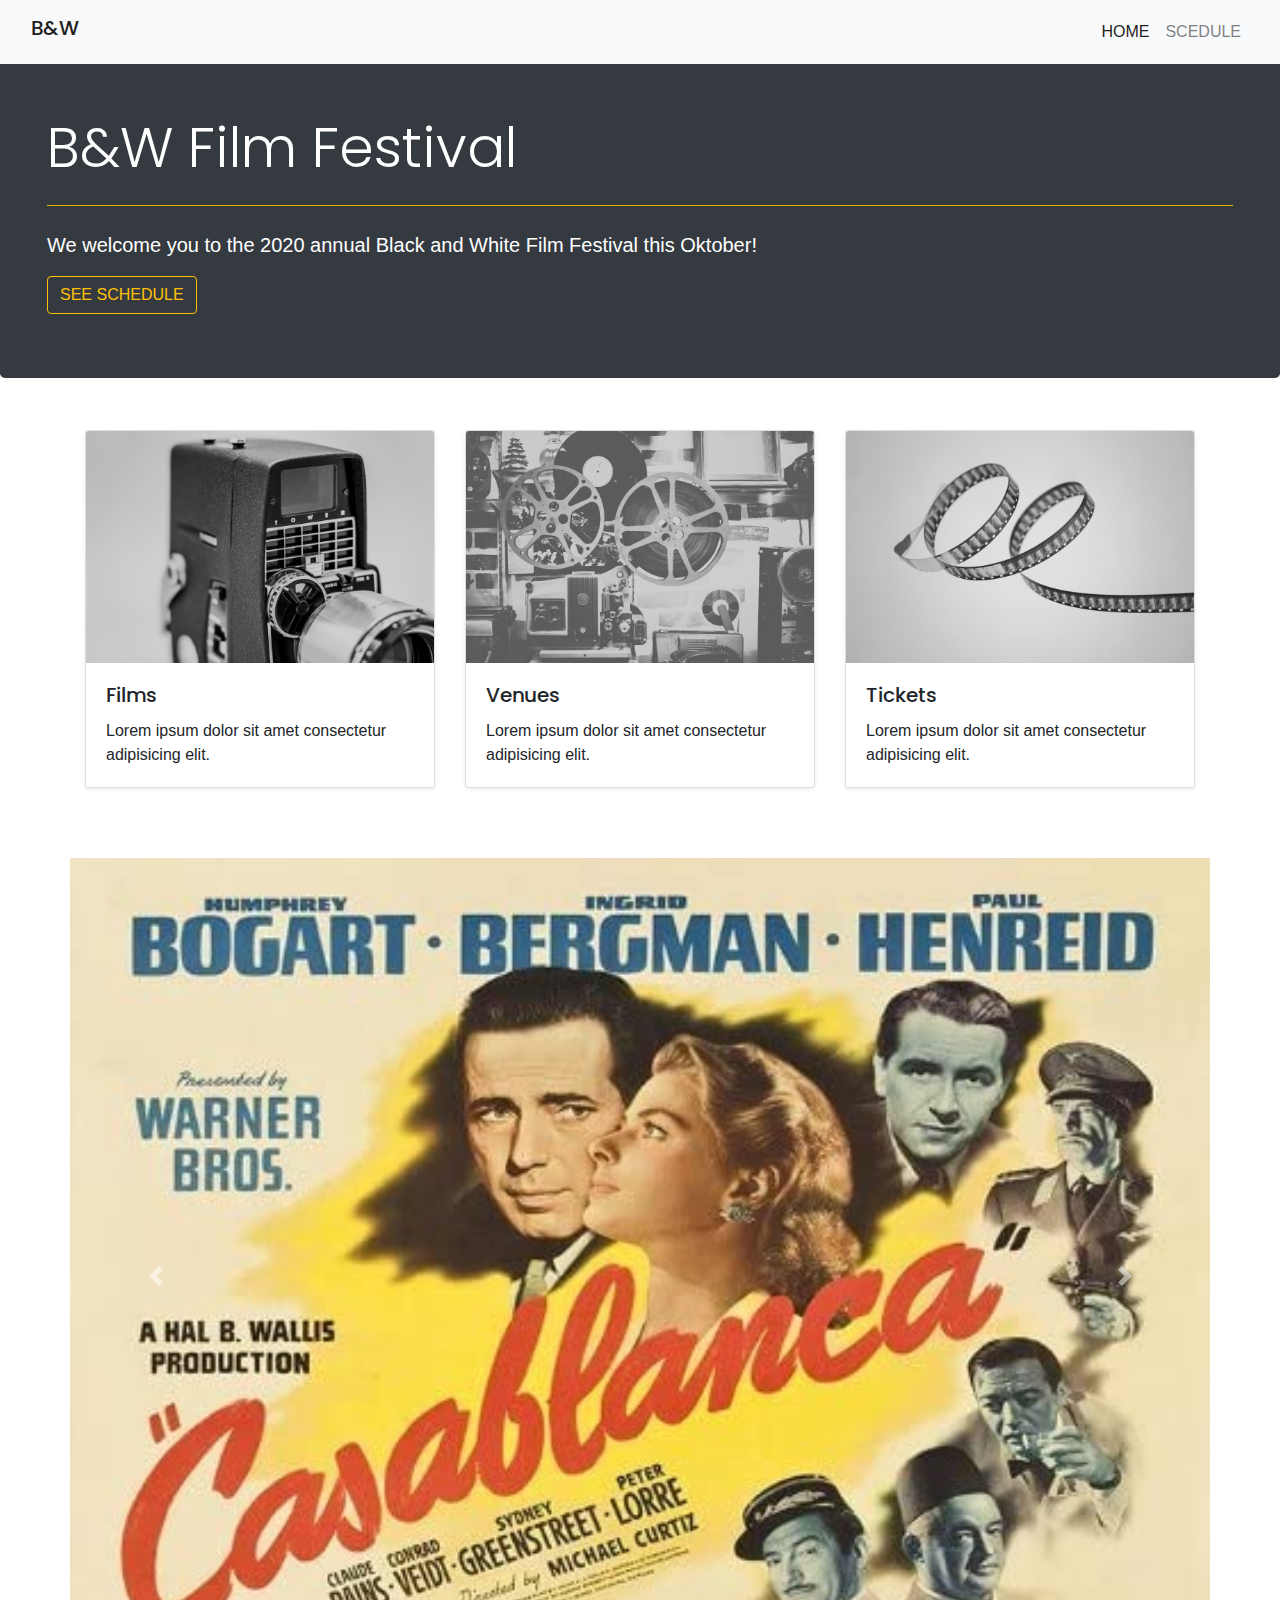
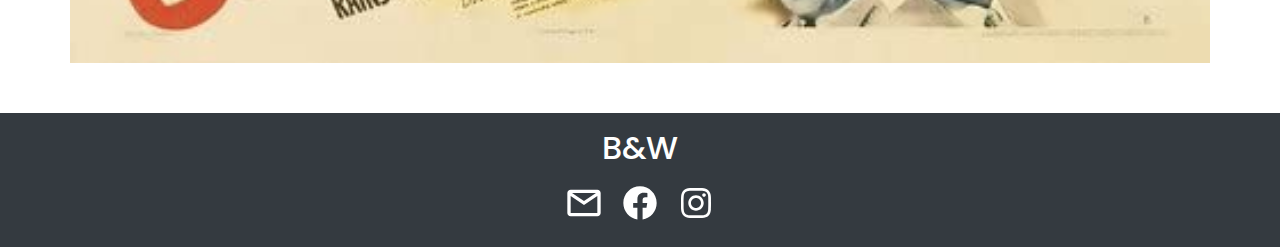
<file: index.html>
<!DOCTYPE html>
<html lang="en">
  <head>
    <meta charset="UTF-8" />
    <meta name="viewport" content="width=device-width, initial-scale=1.0" />
    <title>Bootstrap</title>

    <!-- Bootstrap css -->
    <link
      rel="stylesheet"
      href="https://stackpath.bootstrapcdn.com/bootstrap/4.5.2/css/bootstrap.min.css"
      integrity="sha384-JcKb8q3iqJ61gNV9KGb8thSsNjpSL0n8PARn9HuZOnIxN0hoP+VmmDGMN5t9UJ0Z"
      crossorigin="anonymous"
    />

    <!-- Custom styles -->
    <link rel="stylesheet" href="styles.css" />

    <!-- Cusom Font style -->
    <link
      href="https://fonts.googleapis.com/css2?family=Poppins:wght@400;700&display=swap"
      rel="stylesheet"
    />
  </head>

  <body>
    <!-- Header and Nav -->
    <div class="container">
      <header class="row">
        <nav
          class="fixed-top navbar navbar-expand-sm navbar-light bg-light col"
        >
          <div class="container-fluid">
            <h3 class="navbar-brand">B&W</h3>
            <button
              class="navbar-toggler"
              data-toggle="collapse"
              data-target="#navbarMenu"
            >
              <span class="navbar-toggler-icon"></span>
            </button>
            <div class="collapse navbar-collapse" id="navbarMenu">
              <ul class="navbar-nav ml-auto">
                <li class="nav-item">
                  <a class="nav-link active" href="index.html">Home</a>
                </li>
                <li class="nav-item">
                  <a class="nav-link" href="schedule.html">Scedule</a>
                </li>
              </ul>
            </div>
          </div>
        </nav>
      </header>
    </div>

    <!-- Hero section -->
    <div class="container-fluid">
      <div class="row jumbotron text-white bg-dark border-0">
        <div class="col">
          <h1 class="display-4">B&W Film Festival</h1>
          <hr class="my-4 bg-warning" />
          <p class="lead">
            We welcome you to the 2020 annual Black and White Film Festival this
            Oktober!
          </p>
          <button
            onclick="schedule.html"
            type="button"
            class="btn btn-outline-warning"
          >
            See schedule
          </button>
        </div>
      </div>
    </div>

    <!-- Three coloumn card deck -->
    <section class="container">
      <div class="card-deck">
        <div class="card shadow-sm">
          <img src="img/camera.jpg" class="card-img-top" alt="..." />
          <div class="card-body">
            <h5 class="card-title">Films</h5>
            <p class="card-text">
              Lorem ipsum dolor sit amet consectetur adipisicing elit.
            </p>
          </div>
        </div>

        <div class="card shadow-sm">
          <img src="img/movies.jpg" class="card-img-top" alt="..." />
          <div class="card-body">
            <h5 class="card-title">Venues</h5>
            <p class="card-text">
              Lorem ipsum dolor sit amet consectetur adipisicing elit.
            </p>
          </div>
        </div>

        <div class="card shadow-sm">
          <img src="img/film.jpg" class="card-img-top" alt="..." />
          <div class="card-body">
            <h5 class="card-title">Tickets</h5>
            <p class="card-text">
              Lorem ipsum dolor sit amet consectetur adipisicing elit.
            </p>
          </div>
        </div>
      </div>
    </section>

    <!-- Carousel images -->

    <div class="container">
    <div id="carouselExampleIndicators" class="carousel slide row" data-ride="carousel">
        <ol class="carousel-indicators">
          <li data-target="#carouselExampleIndicators" data-slide-to="0" class="active"></li>
          <li data-target="#carouselExampleIndicators" data-slide-to="1"></li>
          <li data-target="#carouselExampleIndicators" data-slide-to="2"></li>
        </ol>
        <div class="carousel-inner">
          <div class="carousel-item active">
            <img src="img/casablanca.jpg" class="d-block w-100" alt="Casablanca">
          </div>
          <div class="carousel-item">
            <img src="img/somelikeithot.jpg" class="d-block w-100" alt="Some Like it Hot">
          </div>
          <div class="carousel-item">
            <img src="img/2001spaceodyssey.jpg" class="d-block w-100" alt="2001 Space Odyssey">
          </div>
        </div>
        <a class="carousel-control-prev" href="#carouselExampleIndicators" role="button" data-slide="prev">
          <span class="carousel-control-prev-icon" aria-hidden="true"></span>
          <span class="sr-only">Previous</span>
        </a>
        <a class="carousel-control-next" href="#carouselExampleIndicators" role="button" data-slide="next">
          <span class="carousel-control-next-icon" aria-hidden="true"></span>
          <span class="sr-only">Next</span>
        </a>
      </div>
    </div>

    <!-- Footer - contact info -->
    <footer class="bg-dark py-3">
      <div class="container-fluid">
        <div class="row">
          <h2 class="col footer-logo text-white text-center">B&W</h2>
        </div>
        <div class="row social d-flex justify-content-center">
          <div class="p-2 bd-highlight">
            <a href="#"><img src="img/Email.svg" alt="Email" /></a>
          </div>
          <div class="p-2 bd-highlight">
            <a href="#"><img src="img/Facebook.svg" alt="Facebook" /></a>
          </div>
          <div class="p-2 bd-highlight">
            <a href="#"><img src="img/Instagram.svg" alt="Instagram" /></a>
          </div>
        </div>
      </div>
    </footer>

    <script
      src="https://code.jquery.com/jquery-3.5.1.slim.min.js"
      integrity="sha384-DfXdz2htPH0lsSSs5nCTpuj/zy4C+OGpamoFVy38MVBnE+IbbVYUew+OrCXaRkfj"
      crossorigin="anonymous"
    ></script>
    <script
      src="https://cdn.jsdelivr.net/npm/popper.js@1.16.1/dist/umd/popper.min.js"
      integrity="sha384-9/reFTGAW83EW2RDu2S0VKaIzap3H66lZH81PoYlFhbGU+6BZp6G7niu735Sk7lN"
      crossorigin="anonymous"
    ></script>
    <script
      src="https://stackpath.bootstrapcdn.com/bootstrap/4.5.2/js/bootstrap.min.js"
      integrity="sha384-B4gt1jrGC7Jh4AgTPSdUtOBvfO8shuf57BaghqFfPlYxofvL8/KUEfYiJOMMV+rV"
      crossorigin="anonymous"
    ></script>
  </body>
</html>
</file>
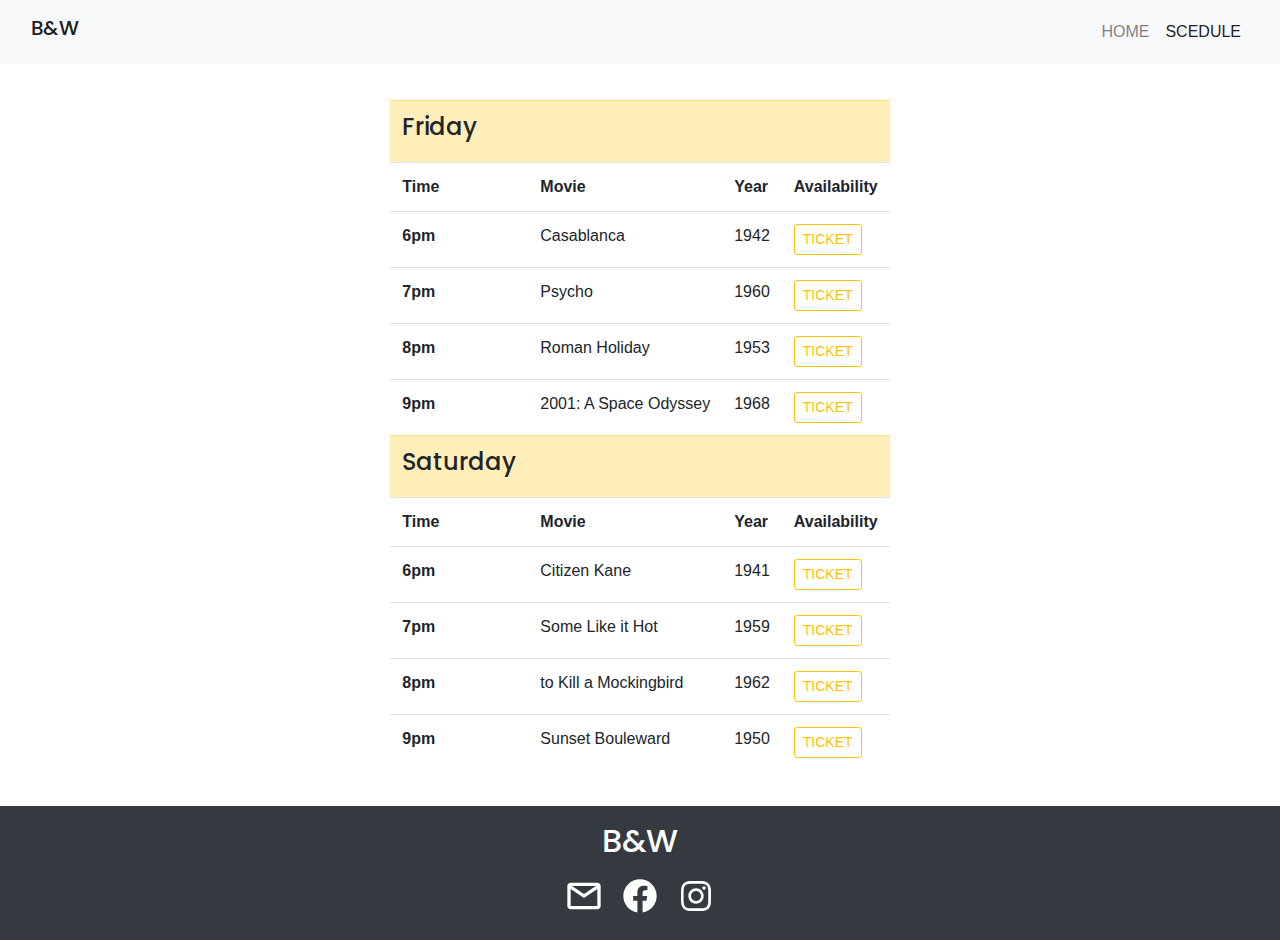
<file: schedule.html>
<!DOCTYPE html>
<html lang="en">
  <head>
    <meta charset="UTF-8" />
    <meta name="viewport" content="width=device-width, initial-scale=1.0" />
    <title>Bootstrap</title>

    <!-- Bootstrap css -->
    <link
      rel="stylesheet"
      href="https://stackpath.bootstrapcdn.com/bootstrap/4.5.2/css/bootstrap.min.css"
      integrity="sha384-JcKb8q3iqJ61gNV9KGb8thSsNjpSL0n8PARn9HuZOnIxN0hoP+VmmDGMN5t9UJ0Z"
      crossorigin="anonymous"
    />

    <!-- Custom styles -->
    <link rel="stylesheet" href="styles.css" />

    <!-- Cusom Font style -->
    <link
      href="https://fonts.googleapis.com/css2?family=Poppins:wght@400;700&display=swap"
      rel="stylesheet"
    />
  </head>

  <body>
    <!-- Header and Nav -->
    <div class="container">
      <header class="row">
        <nav
          class="fixed-top navbar navbar-expand-sm navbar-light bg-light col"
        >
          <div class="container-fluid">
            <h3 class="navbar-brand">B&W</h3>
            <button
              class="navbar-toggler"
              data-toggle="collapse"
              data-target="#navbarMenu"
            >
              <span class="navbar-toggler-icon"></span>
            </button>
            <div class="collapse navbar-collapse" id="navbarMenu">
              <ul class="navbar-nav ml-auto">
                <li class="nav-item">
                  <a class="nav-link" href="index.html">Home</a>
                </li>
                <li class="nav-item">
                  <a class="nav-link active" href="schedule.html">Scedule</a>
                </li>
              </ul>
            </div>
          </div>
        </nav>
      </header>
    </div>

    

    <!-- Table with time scedule -->

    <main class="container">
      <div class="row">
        <div class="col d-flex justify-content-center">
          <div class="table-responsive-sm">
            <table class="table table-hover">
              <thead>
                <tr class="table-warning">
                  <td><h4>Friday</h4></td>
                  <td></td>
                  <td></td>
                  <td></td>
                </tr>
              </thead>
              <tbody>
                <tr>
                  <th scope="col">Time</th>
                  <th scope="col">Movie</th>
                  <th scope="col">Year</th>
                  <th scope="col">Availability</th>
                </tr>
                <tr>
                  <th scope="row">6pm</th>
                  <td>Casablanca</td>
                  <td>1942</td>
                  <td>
                    <button
                      type="button"
                      class="btn btn-outline-warning btn-sm"
                    >
                      Ticket
                    </button>
                  </td>
                </tr>
                <tr>
                  <th scope="row">7pm</th>
                  <td>Psycho</td>
                  <td>1960</td>
                  <td>
                    <button
                      type="button"
                      class="btn btn-outline-warning btn-sm"
                    >
                      Ticket
                    </button>
                  </td>
                </tr>
                <tr>
                  <th scope="row">8pm</th>
                  <td>Roman Holiday</td>
                  <td>1953</td>
                  <td>
                    <button
                      type="button"
                      class="btn btn-outline-warning btn-sm"
                    >
                      Ticket
                    </button>
                  </td>
                </tr>
                <tr>
                  <th scope="row">9pm</th>
                  <td>2001: A Space Odyssey</td>
                  <td>1968</td>
                  <td>
                    <button
                      type="button"
                      class="btn btn-outline-warning btn-sm"
                    >
                      Ticket
                    </button>
                  </td>
                </tr>
                <thead>
                  <tr class="table-warning">
                    <td><h4>Saturday</h4></td>
                    <td></td>
                    <td></td>
                    <td></td>
                  </tr>
                </thead>
                <tbody>
                  <tr>
                    <th scope="col">Time</th>
                    <th scope="col">Movie</th>
                    <th scope="col">Year</th>
                    <th scope="col">Availability</th>
                  </tr>
                  <tr>
                    <th scope="row">6pm</th>
                    <td>Citizen Kane</td>
                    <td>1941</td>
                    <td>
                      <button
                        type="button"
                        class="btn btn-outline-warning btn-sm"
                      >
                        Ticket
                      </button>
                    </td>
                  </tr>
                  <tr>
                    <th scope="row">7pm</th>
                    <td>Some Like it Hot</td>
                    <td>1959</td>
                    <td>
                      <button
                        type="button"
                        class="btn btn-outline-warning btn-sm"
                      >
                        Ticket
                      </button>
                    </td>
                  </tr>
                  <tr>
                    <th scope="row">8pm</th>
                    <td>to Kill a Mockingbird</td>
                    <td>1962</td>
                    <td>
                      <button
                        type="button"
                        class="btn btn-outline-warning btn-sm"
                      >
                        Ticket
                      </button>
                    </td>
                  </tr>
                  <tr>
                    <th>9pm</th>
                    <td>Sunset Bouleward</td>
                    <td>1950</td>
                    <td>
                      <button
                        type="button"
                        class="btn btn-outline-warning btn-sm"
                      >
                        Ticket
                      </button>
                    </td>
                  </tr>
                </tbody>
              </tbody>
            </table>
          </div>
        </div>
      </div>
    </main>

    <!-- Footer - contact info -->
    <footer class="bg-dark py-3">
      <div class="container-fluid">
        <div class="row">
          <h2 class="col footer-logo text-white text-center">B&W</h2>
        </div>

        <div class="social d-flex justify-content-center row">
          <div class="p-2 bd-highlight">
            <a href="#"><img src="img/Email.svg" alt="Email" /></a>
          </div>
          <div class="p-2 bd-highlight">
            <a href="#"><img src="img/Facebook.svg" alt="Facebook" /></a>
          </div>
          <div class="p-2 bd-highlight">
            <a href="#"><img src="img/Instagram.svg" alt="Instagram" /></a>
          </div>
        </div>
      </div>
    </footer>

    <script
      src="https://code.jquery.com/jquery-3.5.1.slim.min.js"
      integrity="sha384-DfXdz2htPH0lsSSs5nCTpuj/zy4C+OGpamoFVy38MVBnE+IbbVYUew+OrCXaRkfj"
      crossorigin="anonymous"
    ></script>
    <script
      src="https://cdn.jsdelivr.net/npm/popper.js@1.16.1/dist/umd/popper.min.js"
      integrity="sha384-9/reFTGAW83EW2RDu2S0VKaIzap3H66lZH81PoYlFhbGU+6BZp6G7niu735Sk7lN"
      crossorigin="anonymous"
    ></script>
    <script
      src="https://stackpath.bootstrapcdn.com/bootstrap/4.5.2/js/bootstrap.min.js"
      integrity="sha384-B4gt1jrGC7Jh4AgTPSdUtOBvfO8shuf57BaghqFfPlYxofvL8/KUEfYiJOMMV+rV"
      crossorigin="anonymous"
    ></script>
  </body>
</html>
</file>
<file: styles.css>
html {
  height: 100%;
}

body {
  height: 100%;
}

nav {
  text-transform: uppercase;
}

header {
  height: 50px;
}

button {
  text-transform: uppercase;
}

h1,
h2,
h3,
h4,
h5 {
  font-family: "Poppins", sans-serif;
}

.card-deck {
  padding-top: 20px;
  padding-bottom: 50px;
}

.card:hover {
  transform: scale(1.1);
}

.table {
  max-width: 800px;
}

main {
  padding-top: 50px;
  padding-bottom: 20px;
}

.carousel{
  padding-top: 20px;
  padding-bottom: 50px;
}
</file>
